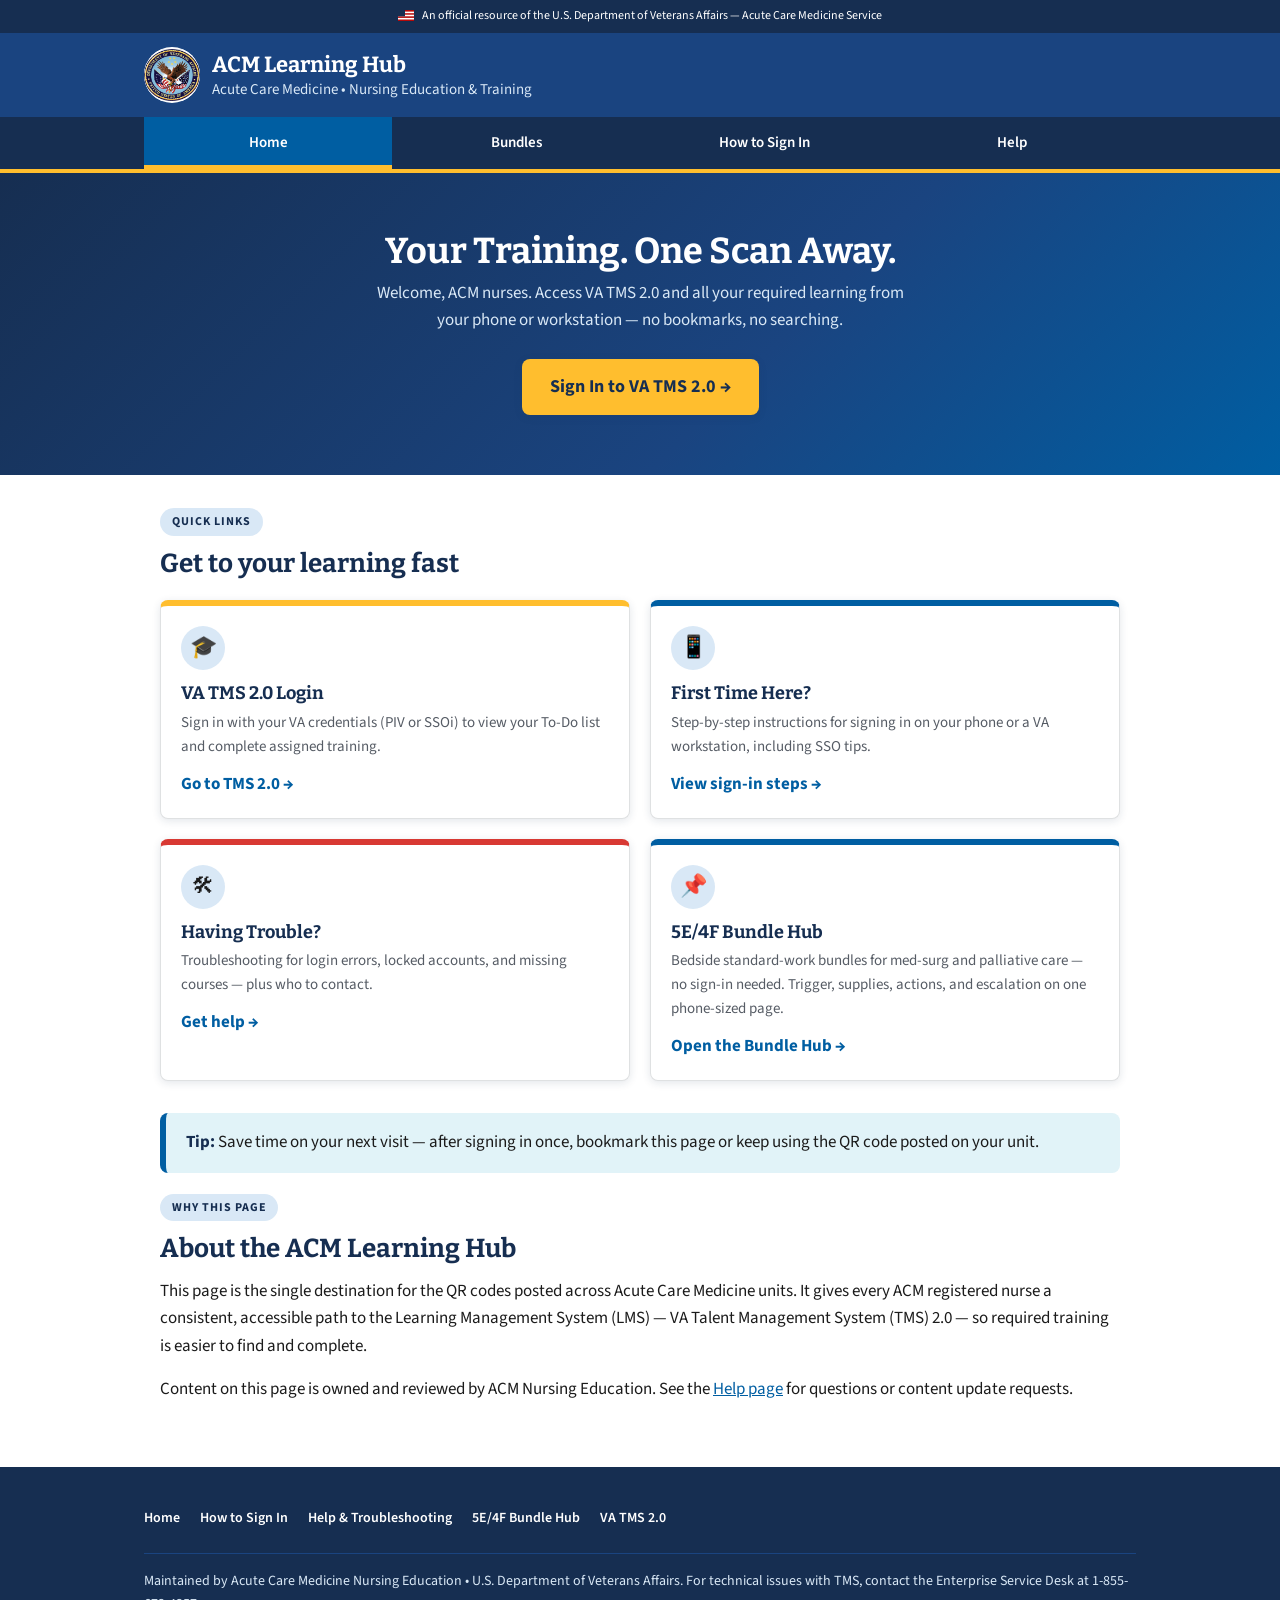
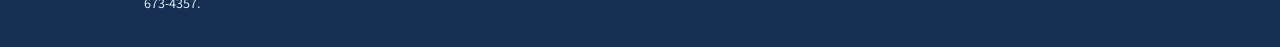
<file: index.html>
<!DOCTYPE html>
<html lang="en">
<head>
  <meta charset="UTF-8">
  <meta name="viewport" content="width=device-width, initial-scale=1">
  <meta name="description" content="Acute Care Medicine Learning Hub — one-stop access to VA TMS 2.0 training and LMS resources for ACM registered nurses.">
  <title>ACM Learning Hub | VA TMS 2.0 Access</title>
  <link rel="preconnect" href="https://fonts.googleapis.com">
  <link rel="preconnect" href="https://fonts.gstatic.com" crossorigin>
  <link href="https://fonts.googleapis.com/css2?family=Bitter:wght@400;700&family=Source+Sans+3:wght@400;600;700&display=swap" rel="stylesheet">
  <link rel="stylesheet" href="styles.css">
</head>
<body>
  <a class="skip-link" href="#main-content">Skip to main content</a>

  <div class="gov-banner">
    <span class="flag" aria-hidden="true">
      <svg width="16" height="11" viewBox="0 0 16 11" role="img" aria-hidden="true"><rect width="16" height="11" fill="#b50909"/><rect y="1.6" width="16" height="1.6" fill="#fff"/><rect y="4.7" width="16" height="1.6" fill="#fff"/><rect y="7.9" width="16" height="1.6" fill="#fff"/><rect width="7" height="6.3" fill="#162e51"/></svg>
    </span>
    An official resource of the U.S. Department of Veterans Affairs — Acute Care Medicine Service
  </div>

  <header class="site-header">
    <div class="header-inner">
      <img class="va-logo" src="assets/img/va-seal.png" alt="Seal of the U.S. Department of Veterans Affairs" width="56" height="56">
      <p class="site-title">
        ACM Learning Hub
        <span class="subtitle">Acute Care Medicine &bull; Nursing Education &amp; Training</span>
      </p>
    </div>
  </header>

  <nav class="site-nav" aria-label="Main navigation">
    <ul>
      <li><a href="index.html" aria-current="page">Home</a></li>
      <li><a href="bundles/index.html">Bundles</a></li>
      <li><a href="how-to.html">How to Sign In</a></li>
      <li><a href="help.html">Help</a></li>
    </ul>
  </nav>

  <section class="hero">
    <h1>Your Training. One Scan Away.</h1>
    <p>Welcome, ACM nurses. Access VA TMS 2.0 and all your required learning from your phone or workstation — no bookmarks, no searching.</p>
    <a class="btn btn-primary" href="https://www.tms.va.gov/SecureAuth35/" rel="noopener">Sign In to VA TMS 2.0 &rarr;</a>
  </section>

  <main id="main-content">
    <span class="section-label">Quick Links</span>
    <h2>Get to your learning fast</h2>

    <div class="card-grid">
      <a class="card accent-gold" href="https://www.tms.va.gov/SecureAuth35/" rel="noopener">
        <span class="icon" aria-hidden="true">&#127891;</span>
        <h3>VA TMS 2.0 Login</h3>
        <p>Sign in with your VA credentials (PIV or SSOi) to view your To-Do list and complete assigned training.</p>
        <span class="cta">Go to TMS 2.0 &rarr;</span>
      </a>

      <a class="card" href="how-to.html">
        <span class="icon" aria-hidden="true">&#128241;</span>
        <h3>First Time Here?</h3>
        <p>Step-by-step instructions for signing in on your phone or a VA workstation, including SSO tips.</p>
        <span class="cta">View sign-in steps &rarr;</span>
      </a>

      <a class="card accent-red" href="help.html">
        <span class="icon" aria-hidden="true">&#128736;</span>
        <h3>Having Trouble?</h3>
        <p>Troubleshooting for login errors, locked accounts, and missing courses — plus who to contact.</p>
        <span class="cta">Get help &rarr;</span>
      </a>

      <a class="card" href="bundles/index.html">
        <span class="icon" aria-hidden="true">&#128204;</span>
        <h3>5E/4F Bundle Hub</h3>
        <p>Bedside standard-work bundles for med-surg and palliative care — no sign-in needed. Trigger, supplies, actions, and escalation on one phone-sized page.</p>
        <span class="cta">Open the Bundle Hub &rarr;</span>
      </a>
    </div>

    <div class="alert alert-info">
      <strong>Tip:</strong> Save time on your next visit — after signing in once, bookmark this page or keep using the QR code posted on your unit.
    </div>

    <span class="section-label">Why This Page</span>
    <h2>About the ACM Learning Hub</h2>
    <p>This page is the single destination for the QR codes posted across Acute Care Medicine units. It gives every ACM registered nurse a consistent, accessible path to the Learning Management System (LMS) — VA Talent Management System (TMS) 2.0 — so required training is easier to find and complete.</p>
    <p>Content on this page is owned and reviewed by ACM Nursing Education. See the <a href="help.html#contact">Help page</a> for questions or content update requests.</p>
  </main>

  <footer class="site-footer">
    <div class="footer-inner">
      <ul class="footer-nav">
        <li><a href="index.html">Home</a></li>
        <li><a href="how-to.html">How to Sign In</a></li>
        <li><a href="help.html">Help &amp; Troubleshooting</a></li>
        <li><a href="bundles/index.html">5E/4F Bundle Hub</a></li>
        <li><a href="https://www.tms.va.gov/SecureAuth35/" rel="noopener">VA TMS 2.0</a></li>
      </ul>
      <p class="fine-print">Maintained by Acute Care Medicine Nursing Education &bull; U.S. Department of Veterans Affairs. For technical issues with TMS, contact the Enterprise Service Desk at 1-855-673-4357.</p>
    </div>
  </footer>
</body>
</html>
</file>
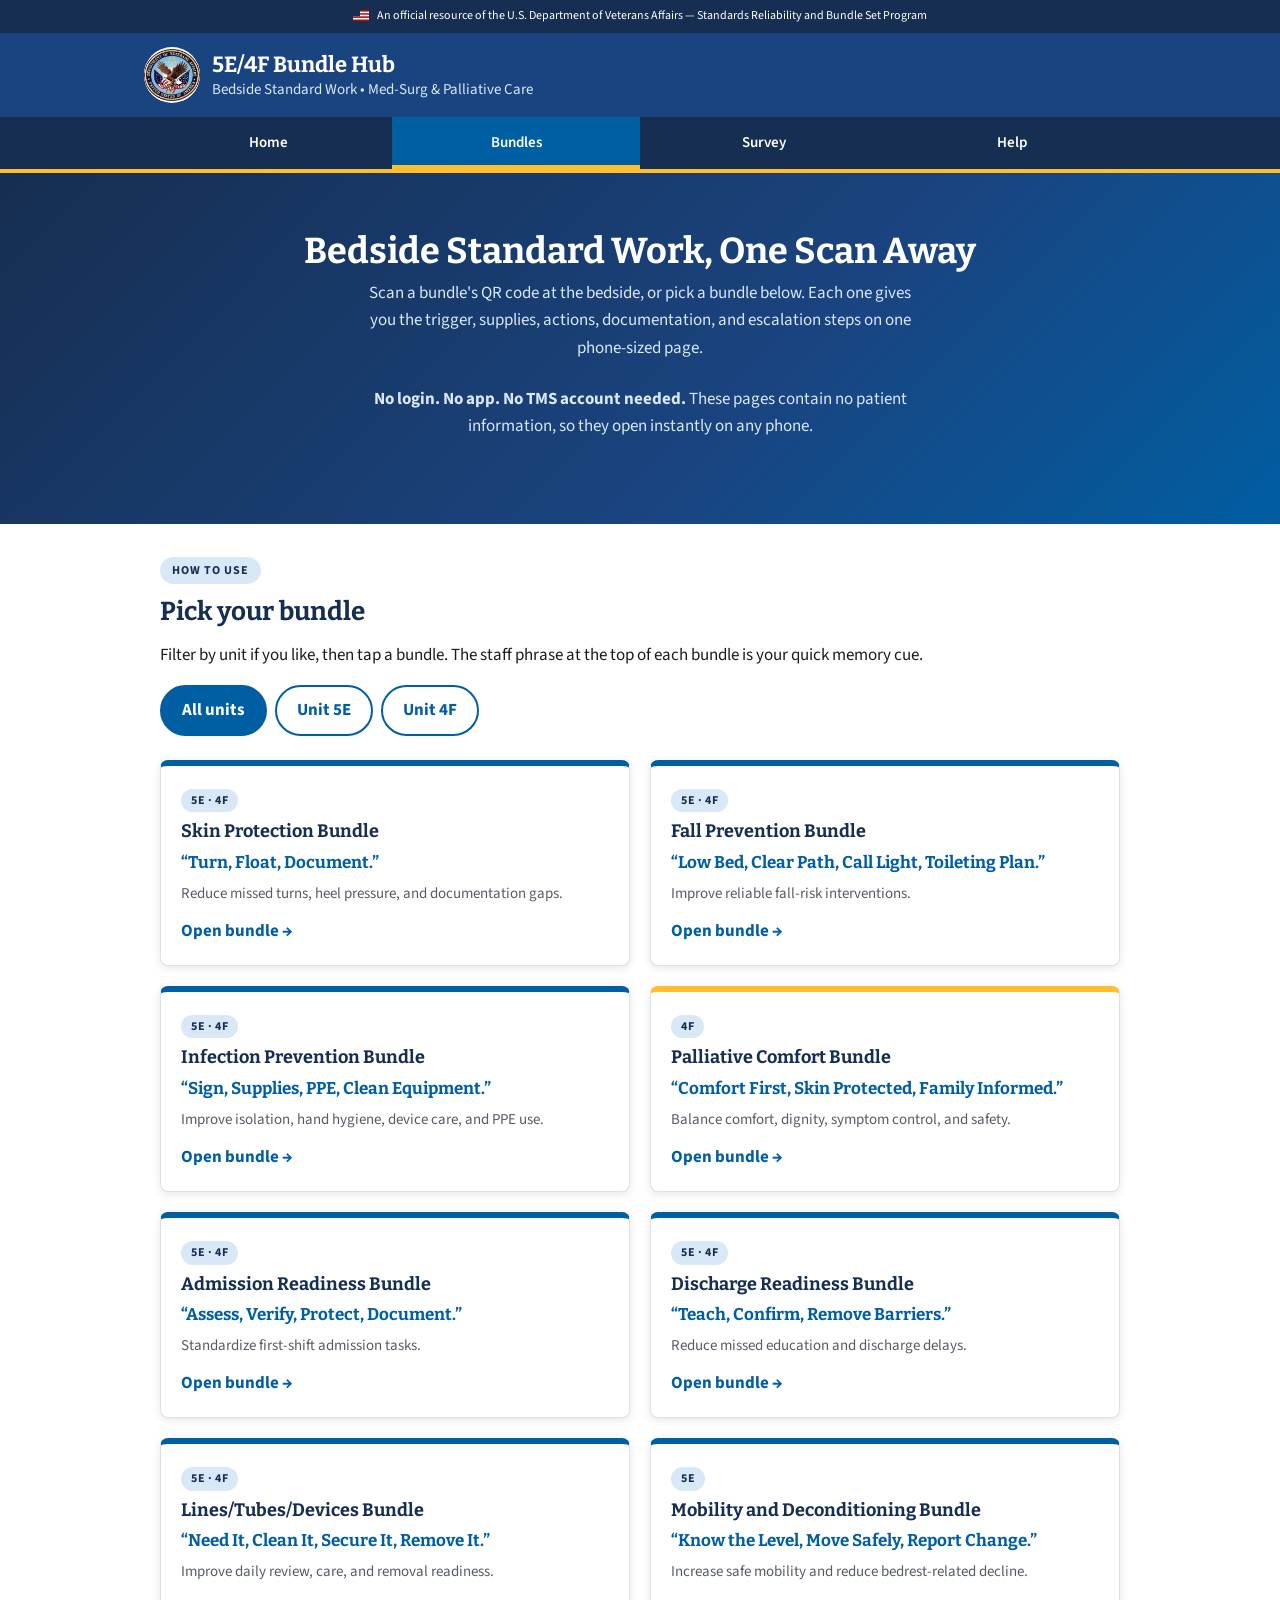
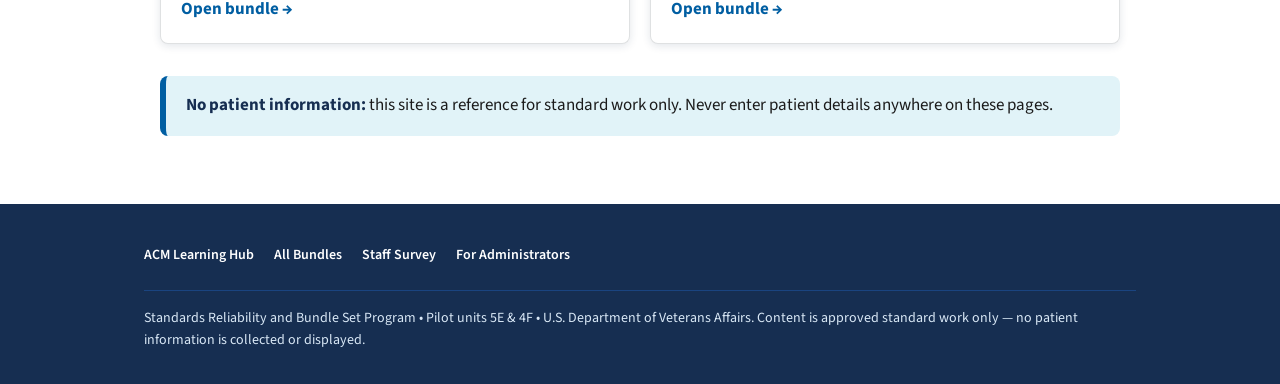
<file: bundles/index.html>
<!DOCTYPE html>
<html lang="en">
<head>
  <meta charset="UTF-8">
  <meta name="viewport" content="width=device-width, initial-scale=1">
  <meta name="description" content="5E/4F Bundle Hub — bedside standard-work bundles for med-surg and palliative care nursing staff.">
  <title>5E/4F Bundle Hub | Bedside Standard Work</title>
  <link rel="preconnect" href="https://fonts.googleapis.com">
  <link rel="preconnect" href="https://fonts.gstatic.com" crossorigin>
  <link href="https://fonts.googleapis.com/css2?family=Bitter:wght@400;700&family=Source+Sans+3:wght@400;600;700&display=swap" rel="stylesheet">
  <link rel="stylesheet" href="../styles.css">
</head>
<body data-page="landing">
  <a class="skip-link" href="#main-content">Skip to main content</a>

  <div class="gov-banner">
    <span class="flag" aria-hidden="true">
      <svg width="16" height="11" viewBox="0 0 16 11" aria-hidden="true"><rect width="16" height="11" fill="#b50909"/><rect y="1.6" width="16" height="1.6" fill="#fff"/><rect y="4.7" width="16" height="1.6" fill="#fff"/><rect y="7.9" width="16" height="1.6" fill="#fff"/><rect width="7" height="6.3" fill="#162e51"/></svg>
    </span>
    An official resource of the U.S. Department of Veterans Affairs — Standards Reliability and Bundle Set Program
  </div>

  <header class="site-header">
    <div class="header-inner">
      <img class="va-logo" src="../assets/img/va-seal.png" alt="Seal of the U.S. Department of Veterans Affairs" width="56" height="56">
      <p class="site-title">
        5E/4F Bundle Hub
        <span class="subtitle">Bedside Standard Work &bull; Med-Surg &amp; Palliative Care</span>
      </p>
    </div>
  </header>

  <nav class="site-nav" aria-label="Main navigation">
    <ul>
      <li><a href="../index.html">Home</a></li>
      <li><a href="index.html" aria-current="page">Bundles</a></li>
      <li><a href="survey.html">Survey</a></li>
      <li><a href="../help.html">Help</a></li>
    </ul>
  </nav>

  <section class="hero">
    <h1>Bedside Standard Work, One Scan Away</h1>
    <p>Scan a bundle's QR code at the bedside, or pick a bundle below. Each one gives you the trigger, supplies, actions, documentation, and escalation steps on one phone-sized page.</p>
    <p><strong>No login. No app. No TMS account needed.</strong> These pages contain no patient information, so they open instantly on any phone.</p>
  </section>

  <main id="main-content">
    <span class="section-label">How to use</span>
    <h2>Pick your bundle</h2>
    <p>Filter by unit if you like, then tap a bundle. The staff phrase at the top of each bundle is your quick memory cue.</p>

    <div id="filter-bar" class="filter-bar" role="group" aria-label="Filter bundles by unit"></div>

    <div id="bundle-grid" class="card-grid" aria-live="polite"></div>

    <div id="load-error" class="alert alert-warning" hidden>
      <strong>Could not load bundles.</strong> Check your connection and refresh. If this keeps happening, tell your unit champion.
    </div>

    <div class="alert alert-info">
      <strong>No patient information:</strong> this site is a reference for standard work only. Never enter patient details anywhere on these pages.
    </div>
  </main>

  <footer class="site-footer">
    <div class="footer-inner">
      <ul class="footer-nav">
        <li><a href="../index.html">ACM Learning Hub</a></li>
        <li><a href="index.html">All Bundles</a></li>
        <li><a href="survey.html">Staff Survey</a></li>
        <li><a href="admin.html">For Administrators</a></li>
      </ul>
      <p class="fine-print">Standards Reliability and Bundle Set Program &bull; Pilot units 5E &amp; 4F &bull; U.S. Department of Veterans Affairs. Content is approved standard work only — no patient information is collected or displayed.</p>
    </div>
  </footer>

  <script src="../bundles.js"></script>
  <script src="../assets/app.js"></script>
</body>
</html>
</file>
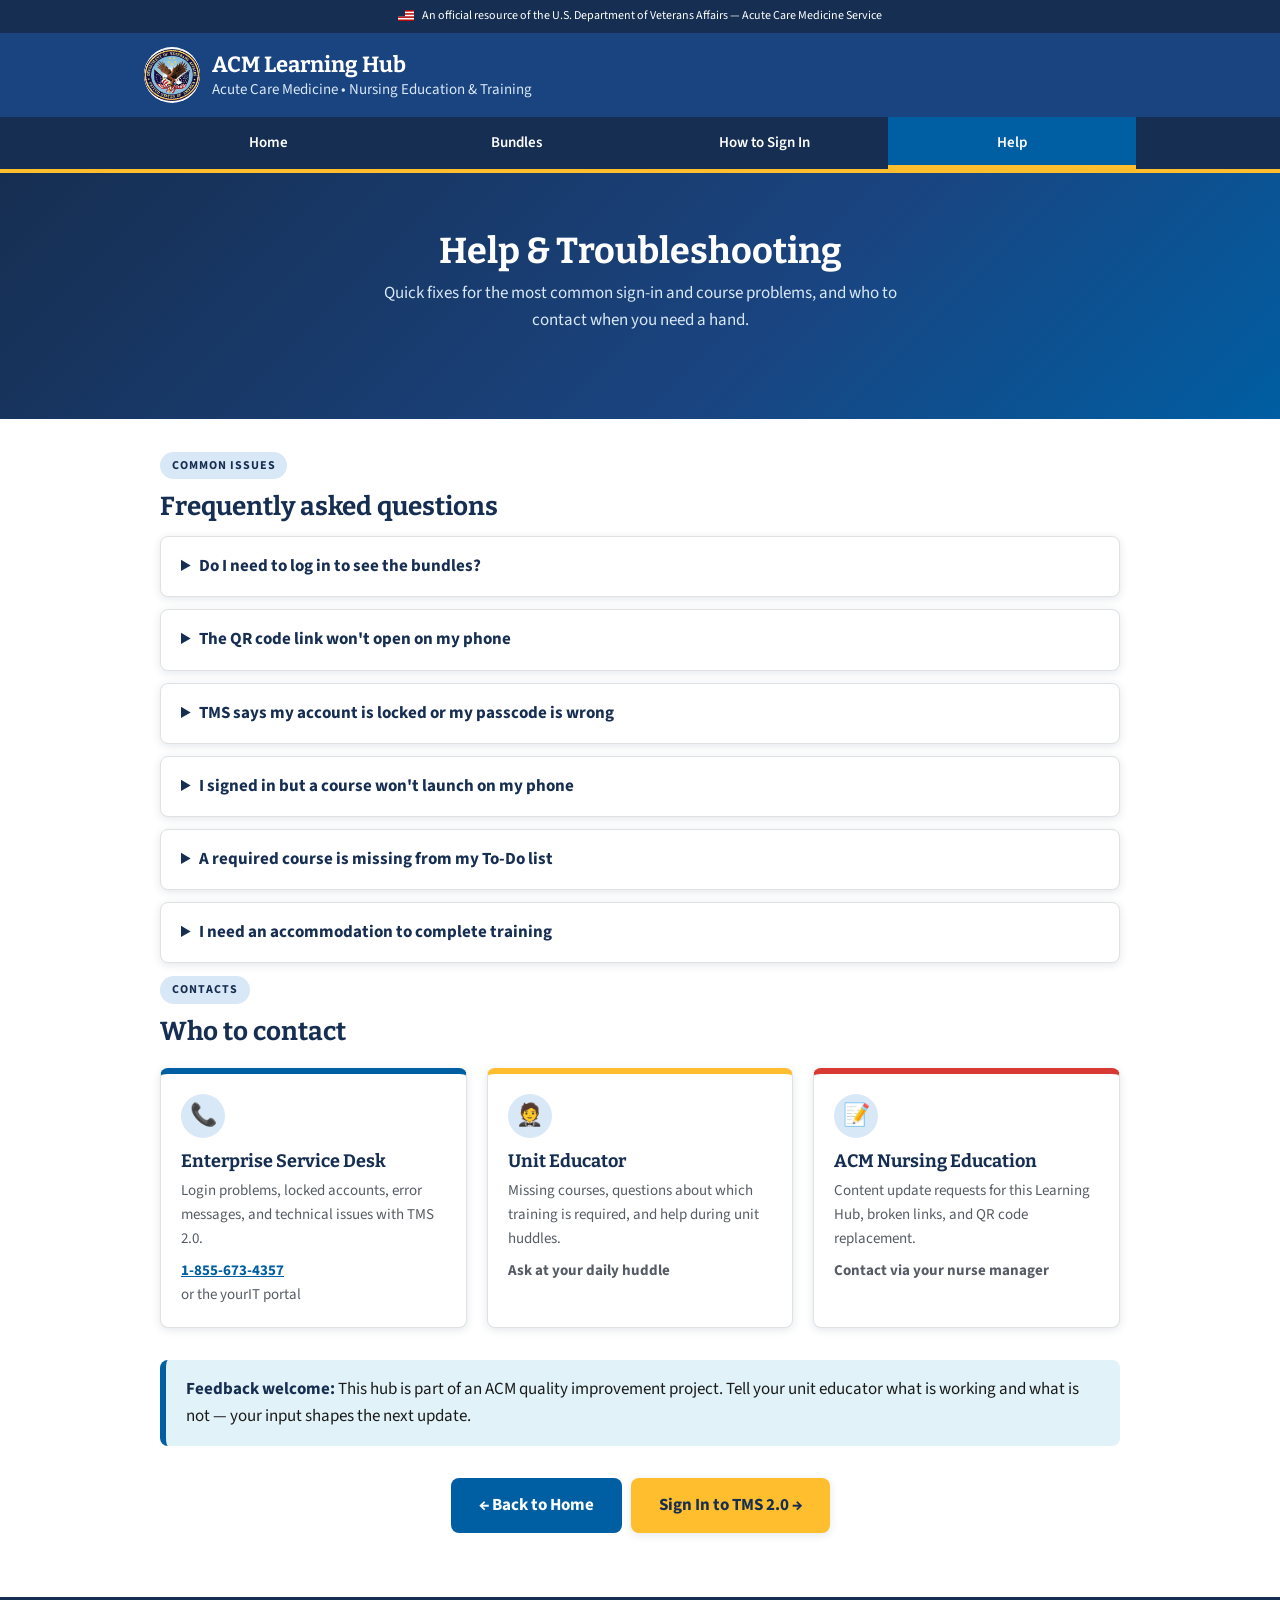
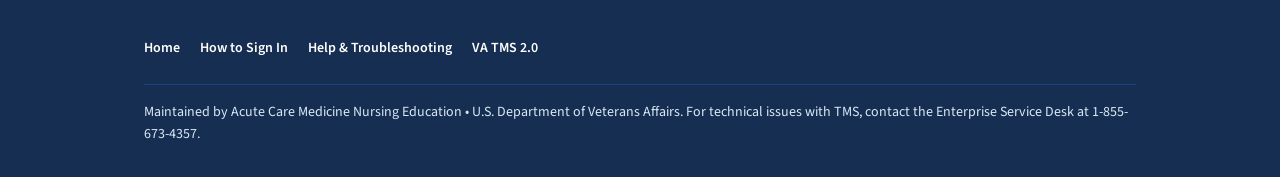
<file: help.html>
<!DOCTYPE html>
<html lang="en">
<head>
  <meta charset="UTF-8">
  <meta name="viewport" content="width=device-width, initial-scale=1">
  <meta name="description" content="Troubleshooting and support contacts for ACM nurses accessing VA TMS 2.0 through the Learning Hub.">
  <title>Help &amp; Troubleshooting | ACM Learning Hub</title>
  <link rel="preconnect" href="https://fonts.googleapis.com">
  <link rel="preconnect" href="https://fonts.gstatic.com" crossorigin>
  <link href="https://fonts.googleapis.com/css2?family=Bitter:wght@400;700&family=Source+Sans+3:wght@400;600;700&display=swap" rel="stylesheet">
  <link rel="stylesheet" href="styles.css">
</head>
<body>
  <a class="skip-link" href="#main-content">Skip to main content</a>

  <div class="gov-banner">
    <span class="flag" aria-hidden="true">
      <svg width="16" height="11" viewBox="0 0 16 11" role="img" aria-hidden="true"><rect width="16" height="11" fill="#b50909"/><rect y="1.6" width="16" height="1.6" fill="#fff"/><rect y="4.7" width="16" height="1.6" fill="#fff"/><rect y="7.9" width="16" height="1.6" fill="#fff"/><rect width="7" height="6.3" fill="#162e51"/></svg>
    </span>
    An official resource of the U.S. Department of Veterans Affairs — Acute Care Medicine Service
  </div>

  <header class="site-header">
    <div class="header-inner">
      <img class="va-logo" src="assets/img/va-seal.png" alt="Seal of the U.S. Department of Veterans Affairs" width="56" height="56">
      <p class="site-title">
        ACM Learning Hub
        <span class="subtitle">Acute Care Medicine &bull; Nursing Education &amp; Training</span>
      </p>
    </div>
  </header>

  <nav class="site-nav" aria-label="Main navigation">
    <ul>
      <li><a href="index.html">Home</a></li>
      <li><a href="bundles/index.html">Bundles</a></li>
      <li><a href="how-to.html">How to Sign In</a></li>
      <li><a href="help.html" aria-current="page">Help</a></li>
    </ul>
  </nav>

  <section class="hero">
    <h1>Help &amp; Troubleshooting</h1>
    <p>Quick fixes for the most common sign-in and course problems, and who to contact when you need a hand.</p>
  </section>

  <main id="main-content">
    <span class="section-label">Common Issues</span>
    <h2>Frequently asked questions</h2>

    <details>
      <summary>Do I need to log in to see the bundles?</summary>
      <div class="answer">
        <p>No. The <a href="bundles/index.html">5E/4F Bundle Hub</a> requires no login, no TMS account, and no app — bundle pages contain approved standard work only, with no patient information. You only sign in to TMS when completing assigned training.</p>
      </div>
    </details>

    <details>
      <summary>The QR code link won't open on my phone</summary>
      <div class="answer">
        <p>Make sure you are using your phone's built-in camera app (not a third-party scanner) and that you tap the notification banner that appears after scanning. If nothing appears, clean the camera lens, add more light, and hold the phone 6&ndash;12 inches from the code.</p>
      </div>
    </details>

    <details>
      <summary>TMS says my account is locked or my passcode is wrong</summary>
      <div class="answer">
        <p>Use the "Forgot Username" or "Forgot Passcode" links on the TMS sign-in page first. If you remain locked out, contact the Enterprise Service Desk (ESD) at <a href="tel:18556734357">1-855-673-4357</a> or submit a ticket through the yourIT portal on a VA workstation.</p>
      </div>
    </details>

    <details>
      <summary>I signed in but a course won't launch on my phone</summary>
      <div class="answer">
        <p>Some course content requires the VA network or a desktop browser. Try the course from a VA workstation. If it still fails, note the course title and error message, then contact the ESD.</p>
      </div>
    </details>

    <details>
      <summary>A required course is missing from my To-Do list</summary>
      <div class="answer">
        <p>Assignments are managed by your service's TMS administrator. Tell your unit educator or nurse manager which course is missing; they will route the request to the TMS domain manager.</p>
      </div>
    </details>

    <details>
      <summary>I need an accommodation to complete training</summary>
      <div class="answer">
        <p>TMS content is required to meet Section 508 accessibility standards. If you encounter content you cannot access with your assistive technology, notify your unit educator and the ESD so an accessible version or alternative can be provided.</p>
      </div>
    </details>

    <span class="section-label" id="contact">Contacts</span>
    <h2>Who to contact</h2>

    <div class="card-grid three">
      <div class="card">
        <span class="icon" aria-hidden="true">&#128222;</span>
        <h3>Enterprise Service Desk</h3>
        <p>Login problems, locked accounts, error messages, and technical issues with TMS 2.0.</p>
        <p style="margin-top:0.5rem;"><strong><a href="tel:18556734357">1-855-673-4357</a></strong><br>or the yourIT portal</p>
      </div>

      <div class="card accent-gold">
        <span class="icon" aria-hidden="true">&#129333;</span>
        <h3>Unit Educator</h3>
        <p>Missing courses, questions about which training is required, and help during unit huddles.</p>
        <p style="margin-top:0.5rem;"><strong>Ask at your daily huddle</strong></p>
      </div>

      <div class="card accent-red">
        <span class="icon" aria-hidden="true">&#128221;</span>
        <h3>ACM Nursing Education</h3>
        <p>Content update requests for this Learning Hub, broken links, and QR code replacement.</p>
        <p style="margin-top:0.5rem;"><strong>Contact via your nurse manager</strong></p>
      </div>
    </div>

    <div class="alert alert-info">
      <strong>Feedback welcome:</strong> This hub is part of an ACM quality improvement project. Tell your unit educator what is working and what is not — your input shapes the next update.
    </div>

    <p style="text-align:center; margin-top:2rem;">
      <a class="btn btn-secondary" href="index.html">&larr; Back to Home</a>
      &nbsp;
      <a class="btn btn-primary" href="https://www.tms.va.gov/SecureAuth35/" rel="noopener">Sign In to TMS 2.0 &rarr;</a>
    </p>
  </main>

  <footer class="site-footer">
    <div class="footer-inner">
      <ul class="footer-nav">
        <li><a href="index.html">Home</a></li>
        <li><a href="how-to.html">How to Sign In</a></li>
        <li><a href="help.html">Help &amp; Troubleshooting</a></li>
        <li><a href="https://www.tms.va.gov/SecureAuth35/" rel="noopener">VA TMS 2.0</a></li>
      </ul>
      <p class="fine-print">Maintained by Acute Care Medicine Nursing Education &bull; U.S. Department of Veterans Affairs. For technical issues with TMS, contact the Enterprise Service Desk at 1-855-673-4357.</p>
    </div>
  </footer>
</body>
</html>
</file>
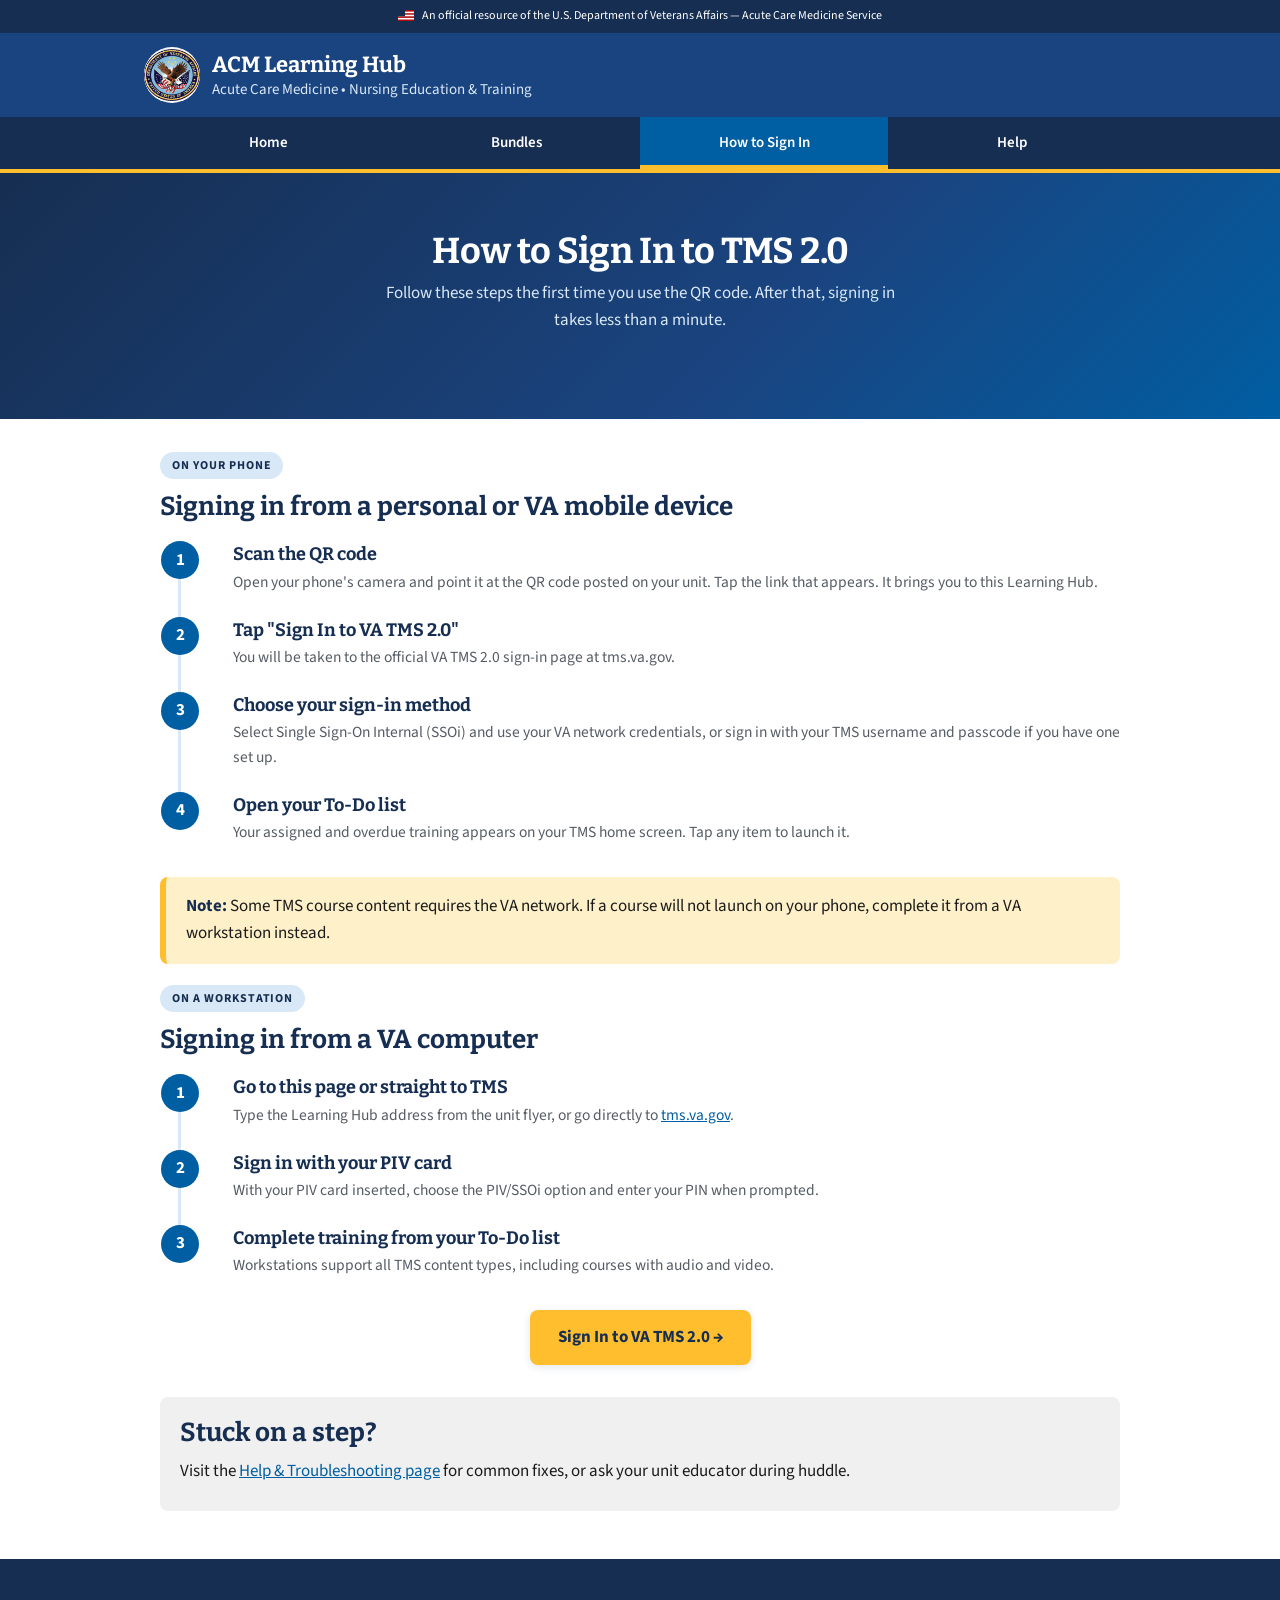
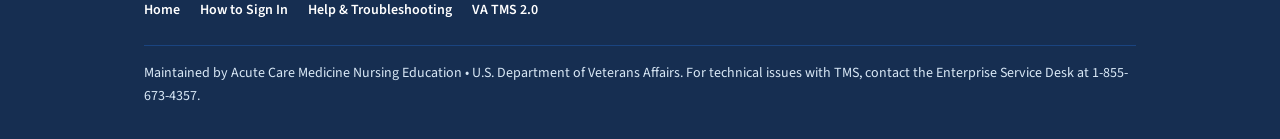
<file: how-to.html>
<!DOCTYPE html>
<html lang="en">
<head>
  <meta charset="UTF-8">
  <meta name="viewport" content="width=device-width, initial-scale=1">
  <meta name="description" content="Step-by-step instructions for ACM nurses to sign in to VA TMS 2.0 from a phone or VA workstation.">
  <title>How to Sign In | ACM Learning Hub</title>
  <link rel="preconnect" href="https://fonts.googleapis.com">
  <link rel="preconnect" href="https://fonts.gstatic.com" crossorigin>
  <link href="https://fonts.googleapis.com/css2?family=Bitter:wght@400;700&family=Source+Sans+3:wght@400;600;700&display=swap" rel="stylesheet">
  <link rel="stylesheet" href="styles.css">
</head>
<body>
  <a class="skip-link" href="#main-content">Skip to main content</a>

  <div class="gov-banner">
    <span class="flag" aria-hidden="true">
      <svg width="16" height="11" viewBox="0 0 16 11" role="img" aria-hidden="true"><rect width="16" height="11" fill="#b50909"/><rect y="1.6" width="16" height="1.6" fill="#fff"/><rect y="4.7" width="16" height="1.6" fill="#fff"/><rect y="7.9" width="16" height="1.6" fill="#fff"/><rect width="7" height="6.3" fill="#162e51"/></svg>
    </span>
    An official resource of the U.S. Department of Veterans Affairs — Acute Care Medicine Service
  </div>

  <header class="site-header">
    <div class="header-inner">
      <img class="va-logo" src="assets/img/va-seal.png" alt="Seal of the U.S. Department of Veterans Affairs" width="56" height="56">
      <p class="site-title">
        ACM Learning Hub
        <span class="subtitle">Acute Care Medicine &bull; Nursing Education &amp; Training</span>
      </p>
    </div>
  </header>

  <nav class="site-nav" aria-label="Main navigation">
    <ul>
      <li><a href="index.html">Home</a></li>
      <li><a href="bundles/index.html">Bundles</a></li>
      <li><a href="how-to.html" aria-current="page">How to Sign In</a></li>
      <li><a href="help.html">Help</a></li>
    </ul>
  </nav>

  <section class="hero">
    <h1>How to Sign In to TMS 2.0</h1>
    <p>Follow these steps the first time you use the QR code. After that, signing in takes less than a minute.</p>
  </section>

  <main id="main-content">
    <span class="section-label">On Your Phone</span>
    <h2>Signing in from a personal or VA mobile device</h2>

    <ol class="steps">
      <li>
        <h3>Scan the QR code</h3>
        <p>Open your phone's camera and point it at the QR code posted on your unit. Tap the link that appears. It brings you to this Learning Hub.</p>
      </li>
      <li>
        <h3>Tap "Sign In to VA TMS 2.0"</h3>
        <p>You will be taken to the official VA TMS 2.0 sign-in page at tms.va.gov.</p>
      </li>
      <li>
        <h3>Choose your sign-in method</h3>
        <p>Select Single Sign-On Internal (SSOi) and use your VA network credentials, or sign in with your TMS username and passcode if you have one set up.</p>
      </li>
      <li>
        <h3>Open your To-Do list</h3>
        <p>Your assigned and overdue training appears on your TMS home screen. Tap any item to launch it.</p>
      </li>
    </ol>

    <div class="alert alert-warning">
      <strong>Note:</strong> Some TMS course content requires the VA network. If a course will not launch on your phone, complete it from a VA workstation instead.
    </div>

    <span class="section-label">On a Workstation</span>
    <h2>Signing in from a VA computer</h2>

    <ol class="steps">
      <li>
        <h3>Go to this page or straight to TMS</h3>
        <p>Type the Learning Hub address from the unit flyer, or go directly to <a href="https://www.tms.va.gov/SecureAuth35/" rel="noopener">tms.va.gov</a>.</p>
      </li>
      <li>
        <h3>Sign in with your PIV card</h3>
        <p>With your PIV card inserted, choose the PIV/SSOi option and enter your PIN when prompted.</p>
      </li>
      <li>
        <h3>Complete training from your To-Do list</h3>
        <p>Workstations support all TMS content types, including courses with audio and video.</p>
      </li>
    </ol>

    <p style="text-align:center; margin-top: 2rem;">
      <a class="btn btn-primary" href="https://www.tms.va.gov/SecureAuth35/" rel="noopener">Sign In to VA TMS 2.0 &rarr;</a>
    </p>

    <div class="contact-strip">
      <h2>Stuck on a step?</h2>
      <p>Visit the <a href="help.html">Help &amp; Troubleshooting page</a> for common fixes, or ask your unit educator during huddle.</p>
    </div>
  </main>

  <footer class="site-footer">
    <div class="footer-inner">
      <ul class="footer-nav">
        <li><a href="index.html">Home</a></li>
        <li><a href="how-to.html">How to Sign In</a></li>
        <li><a href="help.html">Help &amp; Troubleshooting</a></li>
        <li><a href="https://www.tms.va.gov/SecureAuth35/" rel="noopener">VA TMS 2.0</a></li>
      </ul>
      <p class="fine-print">Maintained by Acute Care Medicine Nursing Education &bull; U.S. Department of Veterans Affairs. For technical issues with TMS, contact the Enterprise Service Desk at 1-855-673-4357.</p>
    </div>
  </footer>
</body>
</html>
</file>
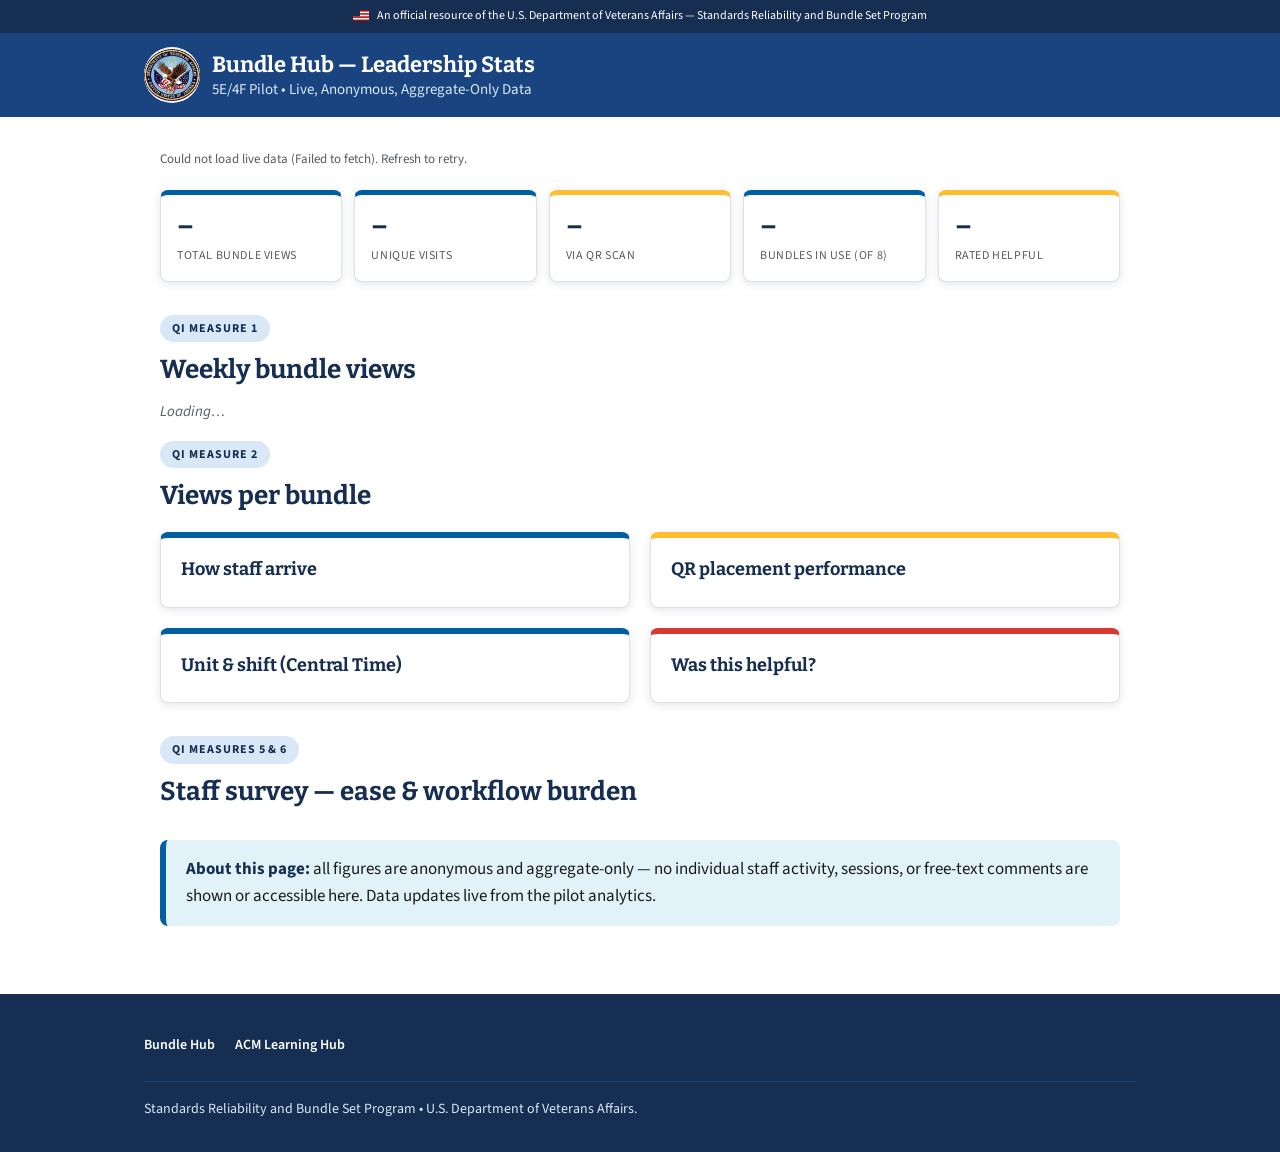
<file: stats.html>
<!DOCTYPE html>
<html lang="en">
<head>
  <meta charset="UTF-8">
  <meta name="viewport" content="width=device-width, initial-scale=1">
  <meta name="robots" content="noindex">
  <meta name="description" content="Leadership dashboard — aggregate usage and feedback for the 5E/4F Bundle Hub pilot.">
  <title>Leadership Stats | 5E/4F Bundle Hub</title>
  <link rel="preconnect" href="https://fonts.googleapis.com">
  <link rel="preconnect" href="https://fonts.gstatic.com" crossorigin>
  <link href="https://fonts.googleapis.com/css2?family=Bitter:wght@400;700&family=Source+Sans+3:wght@400;600;700&display=swap" rel="stylesheet">
  <link rel="stylesheet" href="styles.css">
  <style>
    .kpi-grid{display:grid;grid-template-columns:repeat(auto-fit,minmax(140px,1fr));gap:0.75rem;margin:1.25rem 0 2rem}
    .kpi{background:var(--va-white);border:1px solid var(--va-gray-lighter);border-top:5px solid var(--va-primary);border-radius:var(--radius);box-shadow:var(--shadow);padding:1rem}
    .kpi.gold{border-top-color:var(--va-gold)}
    .kpi .v{font-family:"Bitter",Georgia,serif;font-size:1.75rem;font-weight:700;color:var(--va-primary-darker);line-height:1.1}
    .kpi .l{font-size:0.75rem;color:var(--va-base-dark);text-transform:uppercase;letter-spacing:0.05em;margin-top:0.25rem}
    .barlist{margin:0 0 0.5rem}
    .barrow{margin-bottom:0.625rem}
    .barrow .lbl{display:flex;justify-content:space-between;font-size:0.875rem;margin-bottom:0.2rem}
    .barrow .lbl strong{color:var(--va-primary-darker)}
    .bar{height:14px;border-radius:7px;background:var(--va-gray-lightest);overflow:hidden}
    .bar > span{display:block;height:100%;background:var(--va-primary);border-radius:7px;min-width:2px}
    .bar.gold > span{background:var(--va-gold)}
    .bar.red > span{background:var(--va-secondary-dark)}
    .stat-table{width:100%;border-collapse:collapse;font-size:0.9375rem}
    .stat-table th{text-align:left;font-size:0.75rem;text-transform:uppercase;color:var(--va-base-dark);border-bottom:2px solid var(--va-gray-lighter);padding:0.4rem 0.5rem}
    .stat-table td{padding:0.4rem 0.5rem;border-bottom:1px solid var(--va-gray-lighter)}
    .stat-table td.num{text-align:right;font-variant-numeric:tabular-nums}
    .empty-note{color:var(--va-base-dark);font-style:italic;font-size:0.9375rem}
    #updated{font-size:0.8125rem;color:var(--va-base-dark)}
  </style>
</head>
<body>
  <a class="skip-link" href="#main-content">Skip to main content</a>

  <div class="gov-banner">
    <span class="flag" aria-hidden="true">
      <svg width="16" height="11" viewBox="0 0 16 11" aria-hidden="true"><rect width="16" height="11" fill="#b50909"/><rect y="1.6" width="16" height="1.6" fill="#fff"/><rect y="4.7" width="16" height="1.6" fill="#fff"/><rect y="7.9" width="16" height="1.6" fill="#fff"/><rect width="7" height="6.3" fill="#162e51"/></svg>
    </span>
    An official resource of the U.S. Department of Veterans Affairs — Standards Reliability and Bundle Set Program
  </div>

  <header class="site-header">
    <div class="header-inner">
      <img class="va-logo" src="assets/img/va-seal.png" alt="Seal of the U.S. Department of Veterans Affairs" width="56" height="56">
      <p class="site-title">
        Bundle Hub — Leadership Stats
        <span class="subtitle">5E/4F Pilot &bull; Live, Anonymous, Aggregate-Only Data</span>
      </p>
    </div>
  </header>

  <main id="main-content">
    <p id="updated" role="status">Loading live data&hellip;</p>

    <div class="kpi-grid">
      <div class="kpi"><div class="v" id="k-views">–</div><div class="l">Total bundle views</div></div>
      <div class="kpi"><div class="v" id="k-sessions">–</div><div class="l">Unique visits</div></div>
      <div class="kpi gold"><div class="v" id="k-qr">–</div><div class="l">Via QR scan</div></div>
      <div class="kpi"><div class="v" id="k-reach">–</div><div class="l">Bundles in use (of 8)</div></div>
      <div class="kpi gold"><div class="v" id="k-helpful">–</div><div class="l">Rated helpful</div></div>
    </div>

    <span class="section-label">QI Measure 1</span>
    <h2>Weekly bundle views</h2>
    <div class="barlist" id="w-weekly"><p class="empty-note">Loading&hellip;</p></div>

    <span class="section-label">QI Measure 2</span>
    <h2>Views per bundle</h2>
    <div class="barlist" id="w-bundle"></div>

    <div class="card-grid">
      <div class="card">
        <h3>How staff arrive</h3>
        <div id="w-source"></div>
      </div>
      <div class="card accent-gold">
        <h3>QR placement performance</h3>
        <div id="w-placement"></div>
      </div>
      <div class="card">
        <h3>Unit &amp; shift (Central Time)</h3>
        <div id="w-shift"></div>
      </div>
      <div class="card accent-red">
        <h3>Was this helpful?</h3>
        <div id="w-helpful"></div>
      </div>
    </div>

    <span class="section-label">QI Measures 5 &amp; 6</span>
    <h2>Staff survey — ease &amp; workflow burden</h2>
    <div id="w-survey"></div>

    <div class="alert alert-info" style="margin-top:2rem">
      <strong>About this page:</strong> all figures are anonymous and aggregate-only — no individual staff activity, sessions, or free-text comments are shown or accessible here. Data updates live from the pilot analytics.
    </div>
  </main>

  <footer class="site-footer">
    <div class="footer-inner">
      <ul class="footer-nav">
        <li><a href="bundles/index.html">Bundle Hub</a></li>
        <li><a href="index.html">ACM Learning Hub</a></li>
      </ul>
      <p class="fine-print">Standards Reliability and Bundle Set Program &bull; U.S. Department of Veterans Affairs.</p>
    </div>
  </footer>

  <script src="assets/stats.js"></script>
</body>
</html>
</file>
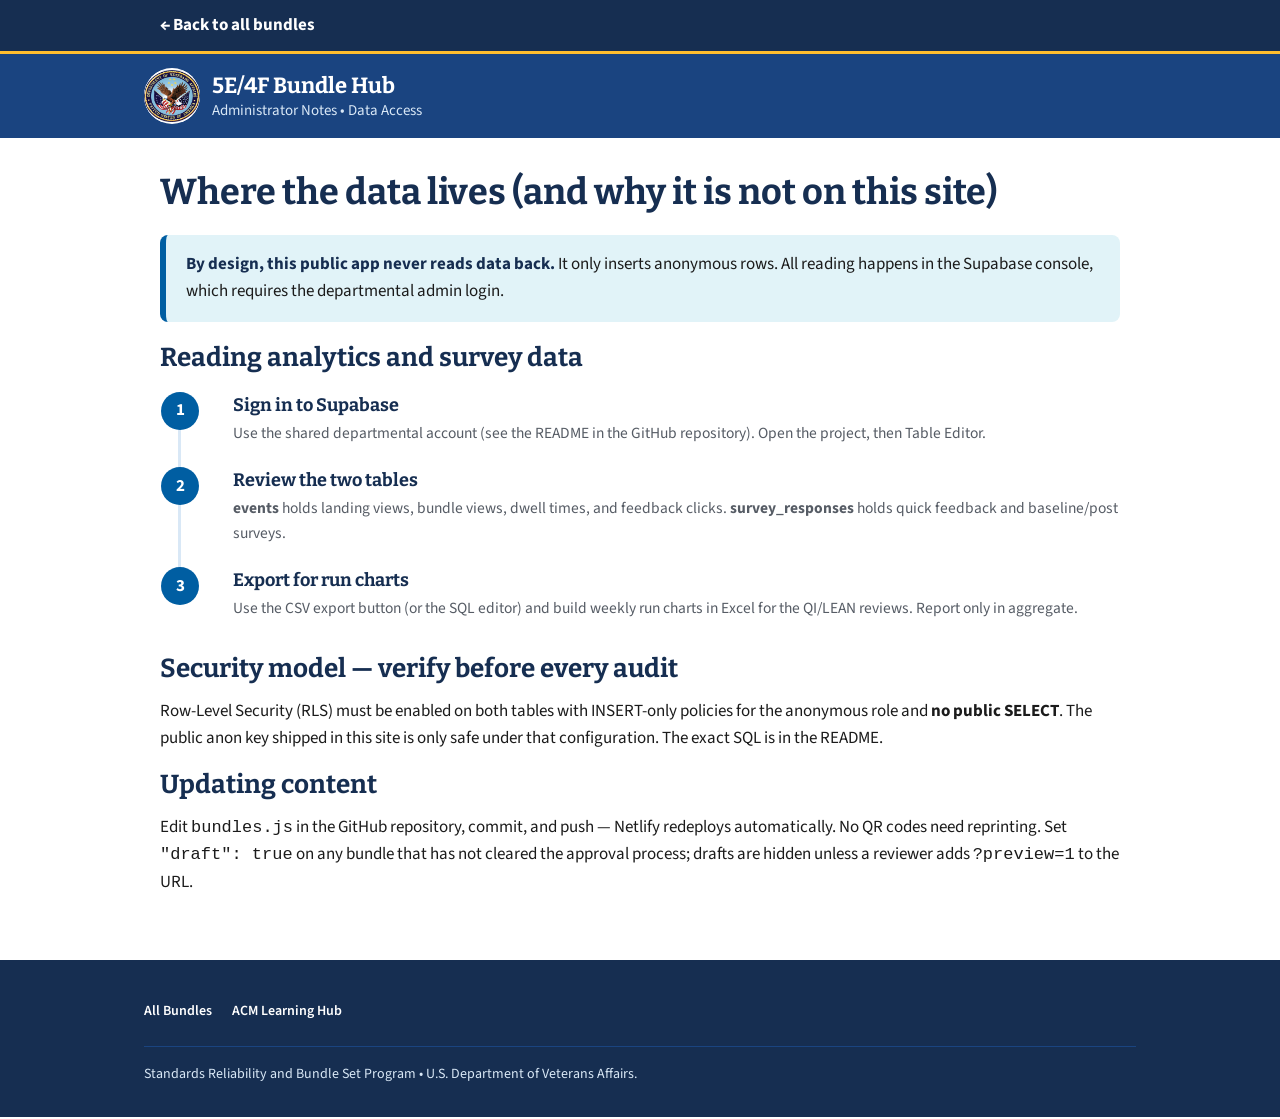
<file: bundles/admin.html>
<!DOCTYPE html>
<html lang="en">
<head>
  <meta charset="UTF-8">
  <meta name="viewport" content="width=device-width, initial-scale=1">
  <meta name="robots" content="noindex">
  <meta name="description" content="Administrator instructions for reading Bundle Hub analytics and survey data.">
  <title>For Administrators | 5E/4F Bundle Hub</title>
  <link rel="preconnect" href="https://fonts.googleapis.com">
  <link rel="preconnect" href="https://fonts.gstatic.com" crossorigin>
  <link href="https://fonts.googleapis.com/css2?family=Bitter:wght@400;700&family=Source+Sans+3:wght@400;600;700&display=swap" rel="stylesheet">
  <link rel="stylesheet" href="../styles.css">
</head>
<body>
  <a class="skip-link" href="#main-content">Skip to main content</a>

  <div class="sticky-back">
    <a href="index.html">&larr; Back to all bundles</a>
  </div>

  <header class="site-header">
    <div class="header-inner">
      <img class="va-logo" src="../assets/img/va-seal.png" alt="Seal of the U.S. Department of Veterans Affairs" width="56" height="56">
      <p class="site-title">
        5E/4F Bundle Hub
        <span class="subtitle">Administrator Notes &bull; Data Access</span>
      </p>
    </div>
  </header>

  <main id="main-content">
    <h1>Where the data lives (and why it is not on this site)</h1>

    <div class="alert alert-info">
      <strong>By design, this public app never reads data back.</strong> It only inserts anonymous rows. All reading happens in the Supabase console, which requires the departmental admin login.
    </div>

    <h2>Reading analytics and survey data</h2>
    <ol class="steps">
      <li>
        <h3>Sign in to Supabase</h3>
        <p>Use the shared departmental account (see the README in the GitHub repository). Open the project, then Table Editor.</p>
      </li>
      <li>
        <h3>Review the two tables</h3>
        <p><strong>events</strong> holds landing views, bundle views, dwell times, and feedback clicks. <strong>survey_responses</strong> holds quick feedback and baseline/post surveys.</p>
      </li>
      <li>
        <h3>Export for run charts</h3>
        <p>Use the CSV export button (or the SQL editor) and build weekly run charts in Excel for the QI/LEAN reviews. Report only in aggregate.</p>
      </li>
    </ol>

    <h2>Security model — verify before every audit</h2>
    <p>Row-Level Security (RLS) must be enabled on both tables with INSERT-only policies for the anonymous role and <strong>no public SELECT</strong>. The public anon key shipped in this site is only safe under that configuration. The exact SQL is in the README.</p>

    <h2>Updating content</h2>
    <p>Edit <code>bundles.js</code> in the GitHub repository, commit, and push — Netlify redeploys automatically. No QR codes need reprinting. Set <code>"draft": true</code> on any bundle that has not cleared the approval process; drafts are hidden unless a reviewer adds <code>?preview=1</code> to the URL.</p>
  </main>

  <footer class="site-footer">
    <div class="footer-inner">
      <ul class="footer-nav">
        <li><a href="index.html">All Bundles</a></li>
        <li><a href="../index.html">ACM Learning Hub</a></li>
      </ul>
      <p class="fine-print">Standards Reliability and Bundle Set Program &bull; U.S. Department of Veterans Affairs.</p>
    </div>
  </footer>
</body>
</html>
</file>
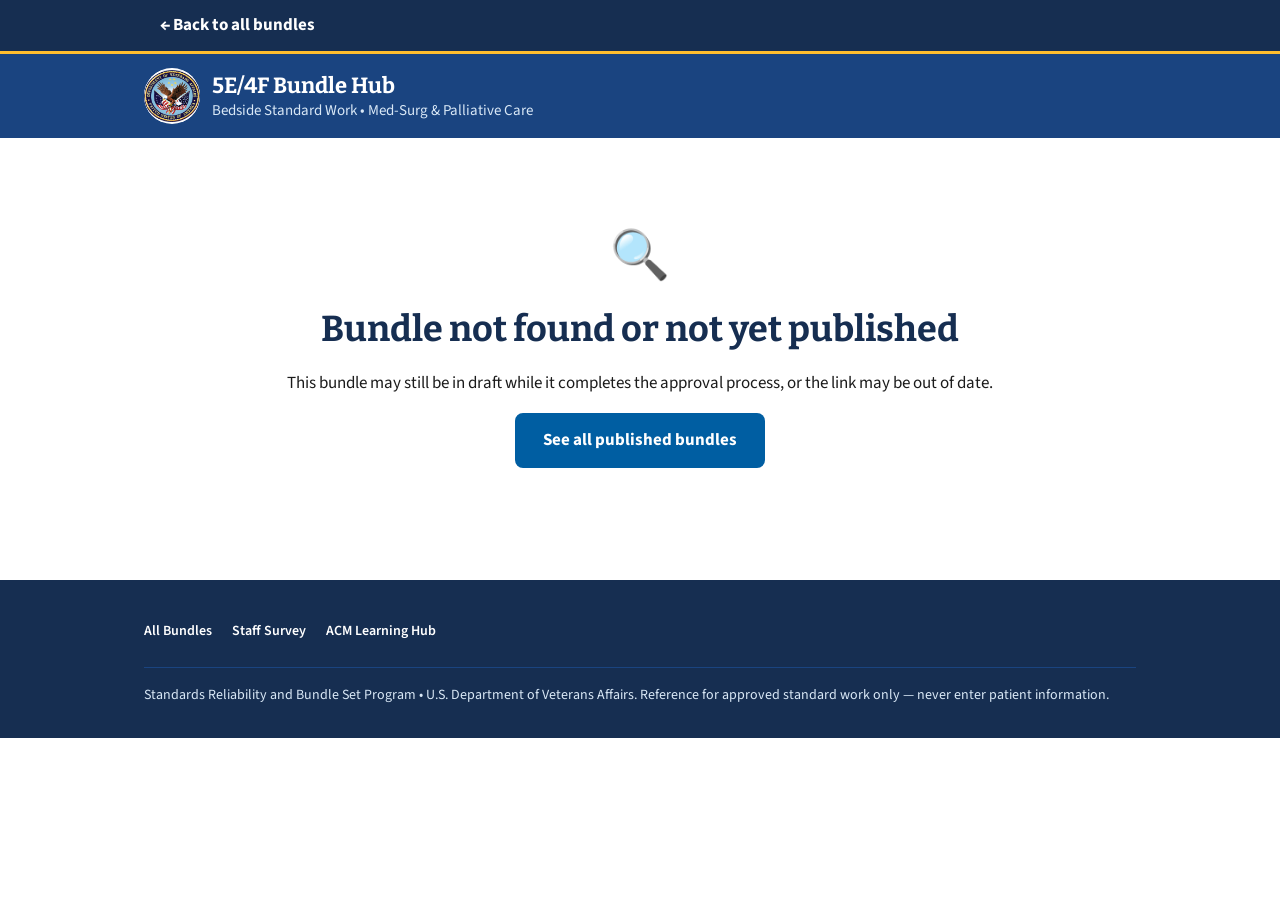
<file: bundles/bundle.html>
<!DOCTYPE html>
<html lang="en">
<head>
  <meta charset="UTF-8">
  <meta name="viewport" content="width=device-width, initial-scale=1">
  <meta name="description" content="Bedside standard-work bundle — trigger, supplies, actions, documentation, escalation, and audit item.">
  <title>Bundle | 5E/4F Bundle Hub</title>
  <link rel="preconnect" href="https://fonts.googleapis.com">
  <link rel="preconnect" href="https://fonts.gstatic.com" crossorigin>
  <link href="https://fonts.googleapis.com/css2?family=Bitter:wght@400;700&family=Source+Sans+3:wght@400;600;700&display=swap" rel="stylesheet">
  <link rel="stylesheet" href="../styles.css">
</head>
<body data-page="bundle">
  <a class="skip-link" href="#main-content">Skip to main content</a>

  <div class="sticky-back">
    <a href="index.html">&larr; Back to all bundles</a>
  </div>

  <header class="site-header">
    <div class="header-inner">
      <img class="va-logo" src="../assets/img/va-seal.png" alt="Seal of the U.S. Department of Veterans Affairs" width="56" height="56">
      <p class="site-title">
        5E/4F Bundle Hub
        <span class="subtitle">Bedside Standard Work &bull; Med-Surg &amp; Palliative Care</span>
      </p>
    </div>
  </header>

  <main id="main-content">
    <div id="bundle-content">
      <h1 id="bundle-title">Loading bundle&hellip;</h1>
      <p id="bundle-units" class="section-label"></p>

      <div class="phrase-banner">
        <p class="phrase-text" id="phrase-text"></p>
        <p class="goal" id="bundle-goal"></p>
      </div>

      <div id="sections"></div>

      <div class="feedback-box">
        <h2>Was this helpful?</h2>
        <div class="fb-buttons">
          <button type="button" id="fb-yes" class="fb-btn" aria-pressed="false">&#128077; Yes, helpful</button>
          <button type="button" id="fb-no" class="fb-btn" aria-pressed="false">&#128078; Not helpful</button>
        </div>
        <label for="fb-comment"><strong>Optional comment</strong></label>
        <textarea id="fb-comment" rows="3" maxlength="500" aria-describedby="fb-note"></textarea>
        <p class="fb-note" id="fb-note">Do <strong>not</strong> enter any patient information — no names, rooms, or record numbers. Feedback is anonymous.</p>
        <p class="error-msg" id="fb-phi-warn" hidden>Your comment looks like it may contain patient information (a room number, record number, or similar). Please remove it before sending.</p>
        <button type="button" id="fb-send" class="btn btn-primary">Send feedback</button>
        <p id="fb-thanks" role="status" hidden></p>
      </div>

      <h2>Other bundles</h2>
      <ul id="related"></ul>
    </div>

    <div id="not-found" class="status-panel" hidden>
      <span class="big-icon" aria-hidden="true">&#128269;</span>
      <h1>Bundle not found or not yet published</h1>
      <p>This bundle may still be in draft while it completes the approval process, or the link may be out of date.</p>
      <p><a class="btn btn-secondary" href="index.html">See all published bundles</a></p>
    </div>
  </main>

  <footer class="site-footer">
    <div class="footer-inner">
      <ul class="footer-nav">
        <li><a href="index.html">All Bundles</a></li>
        <li><a href="survey.html">Staff Survey</a></li>
        <li><a href="../index.html">ACM Learning Hub</a></li>
      </ul>
      <p class="fine-print">Standards Reliability and Bundle Set Program &bull; U.S. Department of Veterans Affairs. Reference for approved standard work only — never enter patient information.</p>
    </div>
  </footer>

  <script src="../bundles.js"></script>
  <script src="../assets/app.js"></script>
</body>
</html>
</file>
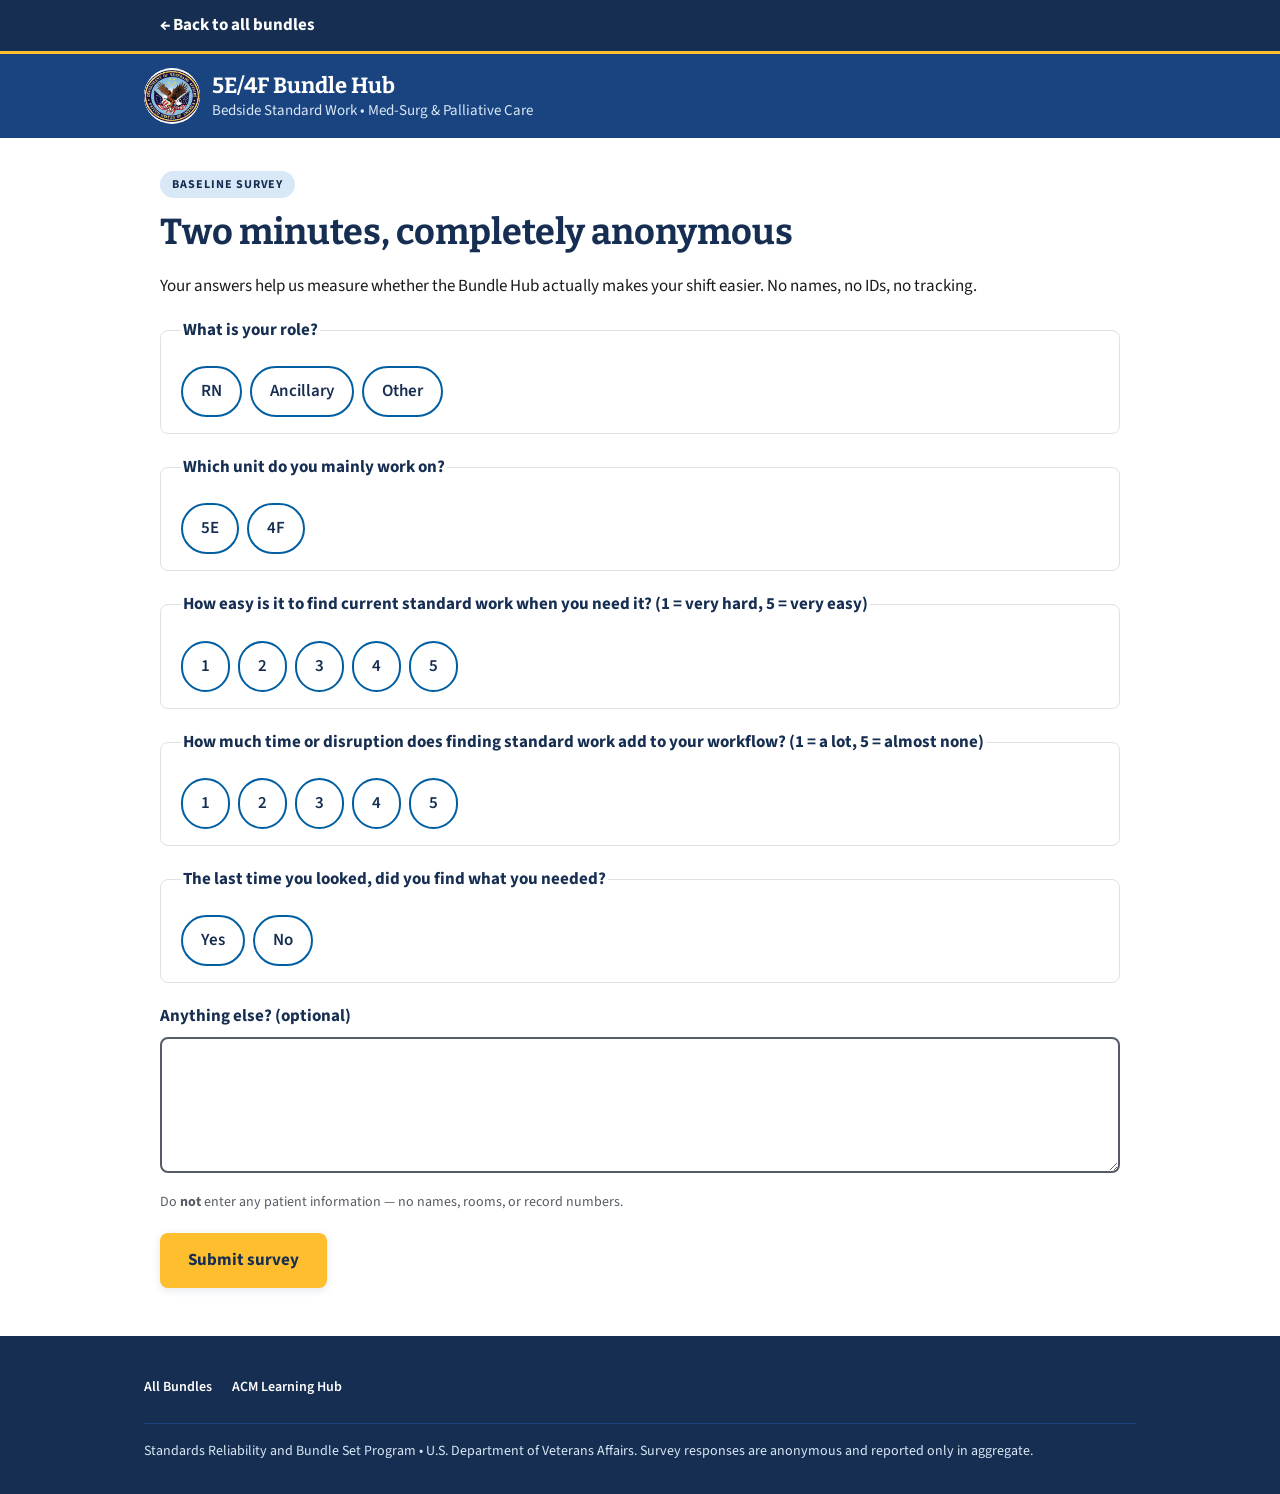
<file: bundles/survey.html>
<!DOCTYPE html>
<html lang="en">
<head>
  <meta charset="UTF-8">
  <meta name="viewport" content="width=device-width, initial-scale=1">
  <meta name="description" content="Anonymous staff survey for the 5E/4F Bundle Hub pilot — ease of access and workflow burden.">
  <title>Staff Survey | 5E/4F Bundle Hub</title>
  <link rel="preconnect" href="https://fonts.googleapis.com">
  <link rel="preconnect" href="https://fonts.gstatic.com" crossorigin>
  <link href="https://fonts.googleapis.com/css2?family=Bitter:wght@400;700&family=Source+Sans+3:wght@400;600;700&display=swap" rel="stylesheet">
  <link rel="stylesheet" href="../styles.css">
</head>
<body data-page="survey">
  <a class="skip-link" href="#main-content">Skip to main content</a>

  <div class="sticky-back">
    <a href="index.html">&larr; Back to all bundles</a>
  </div>

  <header class="site-header">
    <div class="header-inner">
      <img class="va-logo" src="../assets/img/va-seal.png" alt="Seal of the U.S. Department of Veterans Affairs" width="56" height="56">
      <p class="site-title">
        5E/4F Bundle Hub
        <span class="subtitle">Bedside Standard Work &bull; Med-Surg &amp; Palliative Care</span>
      </p>
    </div>
  </header>

  <main id="main-content">
    <span class="section-label" id="survey-type-label">Baseline survey</span>
    <h1>Two minutes, completely anonymous</h1>
    <p>Your answers help us measure whether the Bundle Hub actually makes your shift easier. No names, no IDs, no tracking.</p>

    <form id="survey-form" novalidate>
      <input type="hidden" id="survey-type" name="survey_type" value="baseline">

      <fieldset>
        <legend>What is your role?</legend>
        <div class="radio-row">
          <label class="radio-pill"><input type="radio" name="role" value="RN" required><span>RN</span></label>
          <label class="radio-pill"><input type="radio" name="role" value="ancillary"><span>Ancillary</span></label>
          <label class="radio-pill"><input type="radio" name="role" value="other"><span>Other</span></label>
        </div>
      </fieldset>

      <fieldset>
        <legend>Which unit do you mainly work on?</legend>
        <div class="radio-row">
          <label class="radio-pill"><input type="radio" name="unit" value="5E" required><span>5E</span></label>
          <label class="radio-pill"><input type="radio" name="unit" value="4F"><span>4F</span></label>
        </div>
      </fieldset>

      <fieldset>
        <legend>How easy is it to find current standard work when you need it? (1 = very hard, 5 = very easy)</legend>
        <div class="radio-row">
          <label class="radio-pill"><input type="radio" name="ease" value="1" required><span>1</span></label>
          <label class="radio-pill"><input type="radio" name="ease" value="2"><span>2</span></label>
          <label class="radio-pill"><input type="radio" name="ease" value="3"><span>3</span></label>
          <label class="radio-pill"><input type="radio" name="ease" value="4"><span>4</span></label>
          <label class="radio-pill"><input type="radio" name="ease" value="5"><span>5</span></label>
        </div>
      </fieldset>

      <fieldset>
        <legend>How much time or disruption does finding standard work add to your workflow? (1 = a lot, 5 = almost none)</legend>
        <div class="radio-row">
          <label class="radio-pill"><input type="radio" name="burden" value="1" required><span>1</span></label>
          <label class="radio-pill"><input type="radio" name="burden" value="2"><span>2</span></label>
          <label class="radio-pill"><input type="radio" name="burden" value="3"><span>3</span></label>
          <label class="radio-pill"><input type="radio" name="burden" value="4"><span>4</span></label>
          <label class="radio-pill"><input type="radio" name="burden" value="5"><span>5</span></label>
        </div>
      </fieldset>

      <fieldset>
        <legend>The last time you looked, did you find what you needed?</legend>
        <div class="radio-row">
          <label class="radio-pill"><input type="radio" name="found" value="yes" required><span>Yes</span></label>
          <label class="radio-pill"><input type="radio" name="found" value="no"><span>No</span></label>
        </div>
      </fieldset>

      <div class="form-field">
        <label for="sv-comment">Anything else? (optional)</label>
        <textarea id="sv-comment" name="comment" rows="4" maxlength="1000" aria-describedby="sv-note"></textarea>
        <p class="fb-note" id="sv-note">Do <strong>not</strong> enter any patient information — no names, rooms, or record numbers.</p>
        <p class="error-msg" id="sv-phi-warn" hidden>Your comment looks like it may contain patient information. Please remove it before submitting.</p>
      </div>

      <button type="submit" class="btn btn-primary">Submit survey</button>
    </form>

    <div id="survey-done" class="status-panel" tabindex="-1" hidden>
      <span class="big-icon" aria-hidden="true">&#9989;</span>
      <h2>Thank you!</h2>
      <p>Your anonymous response was recorded. It directly shapes how the Bundle Hub improves.</p>
      <p><a class="btn btn-secondary" href="index.html">Back to all bundles</a></p>
    </div>
  </main>

  <footer class="site-footer">
    <div class="footer-inner">
      <ul class="footer-nav">
        <li><a href="index.html">All Bundles</a></li>
        <li><a href="../index.html">ACM Learning Hub</a></li>
      </ul>
      <p class="fine-print">Standards Reliability and Bundle Set Program &bull; U.S. Department of Veterans Affairs. Survey responses are anonymous and reported only in aggregate.</p>
    </div>
  </footer>

  <script src="../assets/app.js"></script>
</body>
</html>
</file>
<file: styles.css>
/* ==========================================================================
   ACM Learning Hub — Shared Stylesheet
   Colors: official VA.gov Design System tokens (design.va.gov/foundation/color-palette)
   Mobile-first, WCAG 2.1 AA contrast
   ========================================================================== */

:root {
  /* VA.gov Design System color tokens */
  --va-primary: #005ea2;          /* vads-color-primary */
  --va-primary-dark: #1a4480;     /* vads-color-primary-dark */
  --va-primary-darker: #162e51;   /* vads-color-primary-darker */
  --va-primary-lighter: #d9e8f6;  /* vads-color-primary-lighter */
  --va-primary-alt-lightest: #e1f3f8;
  --va-secondary: #d83933;        /* vads-color-secondary */
  --va-secondary-dark: #b50909;   /* vads-color-secondary-dark */
  --va-gold: #ffbe2e;             /* vads-color-warning / VA gold */
  --va-gold-lightest: #fef0c8;
  --va-base: #1b1b1b;             /* vads-color-base (ink) */
  --va-base-dark: #565c65;
  --va-gray-lightest: #f0f0f0;
  --va-gray-lighter: #dfe1e2;
  --va-link: #005ea2;             /* vads-color-link */
  --va-link-active: #0b4778;
  --va-success-dark: #008817;
  --va-white: #ffffff;

  --radius: 8px;
  --shadow: 0 2px 8px rgba(22, 46, 81, 0.12);
  --shadow-lg: 0 6px 20px rgba(22, 46, 81, 0.18);
  --max-width: 62rem;
}

* { box-sizing: border-box; }

html { -webkit-text-size-adjust: 100%; scroll-behavior: smooth; }

body {
  margin: 0;
  font-family: "Source Sans 3", "Source Sans Pro", "Helvetica Neue", Helvetica, Arial, sans-serif;
  font-size: 1.0625rem;
  line-height: 1.6;
  color: var(--va-base);
  background: var(--va-white);
}

h1, h2, h3 {
  font-family: "Bitter", Georgia, "Times New Roman", serif;
  line-height: 1.25;
  color: var(--va-primary-darker);
  margin: 0 0 0.5em;
}

h1 { font-size: 1.75rem; }
h2 { font-size: 1.375rem; }
h3 { font-size: 1.125rem; }

@media (min-width: 640px) {
  h1 { font-size: 2.25rem; }
  h2 { font-size: 1.625rem; }
}

p { margin: 0 0 1rem; }

a { color: var(--va-link); }
a:hover, a:focus { color: var(--va-link-active); }

/* Visible focus for keyboard users (ADA) */
a:focus-visible, button:focus-visible, .btn:focus-visible {
  outline: 3px solid var(--va-gold);
  outline-offset: 2px;
}

/* Skip link */
.skip-link {
  position: absolute;
  left: -9999px;
  top: 0;
  background: var(--va-gold);
  color: var(--va-base);
  padding: 0.75rem 1.25rem;
  z-index: 100;
  font-weight: 700;
  text-decoration: none;
}
.skip-link:focus { left: 0; }

/* --------------------------------------------------------------------------
   Official government banner
   -------------------------------------------------------------------------- */
.gov-banner {
  background: var(--va-primary-darker);
  color: var(--va-white);
  font-size: 0.75rem;
  padding: 0.375rem 1rem;
  text-align: center;
}
.gov-banner .flag {
  display: inline-block;
  vertical-align: -2px;
  margin-right: 0.375rem;
}

/* --------------------------------------------------------------------------
   Header
   -------------------------------------------------------------------------- */
.site-header {
  background: var(--va-primary-dark);
  color: var(--va-white);
  padding: 0.875rem 1rem;
}

.header-inner {
  max-width: var(--max-width);
  margin: 0 auto;
  display: flex;
  align-items: center;
  gap: 0.75rem;
}

.va-logo {
  flex-shrink: 0;
  display: block;
  height: 44px;
  width: 44px;
  border-radius: 50%;
  background: var(--va-white);
}
img.va-logo { object-fit: contain; }

.site-title {
  font-family: "Bitter", Georgia, serif;
  font-weight: 700;
  color: var(--va-white);
  font-size: 1.0625rem;
  line-height: 1.3;
  margin: 0;
}
.site-title .subtitle {
  display: block;
  font-family: "Source Sans 3", "Source Sans Pro", Helvetica, Arial, sans-serif;
  font-weight: 400;
  font-size: 0.8125rem;
  color: var(--va-primary-lighter);
}

@media (min-width: 640px) {
  .va-logo { height: 56px; width: 56px; }
  .site-title { font-size: 1.375rem; }
  .site-title .subtitle { font-size: 0.9375rem; }
}

/* --------------------------------------------------------------------------
   Navigation
   -------------------------------------------------------------------------- */
.site-nav {
  background: var(--va-primary-darker);
  border-bottom: 4px solid var(--va-gold);
}
.site-nav ul {
  max-width: var(--max-width);
  margin: 0 auto;
  padding: 0;
  list-style: none;
  display: flex;
}
.site-nav li { flex: 1; }
.site-nav a {
  display: block;
  text-align: center;
  color: var(--va-white);
  text-decoration: none;
  font-weight: 600;
  font-size: 0.9375rem;
  padding: 0.875rem 0.5rem; /* ≥44px touch target */
}
.site-nav a:hover { background: var(--va-primary); color: var(--va-white); }
.site-nav a[aria-current="page"] {
  background: var(--va-primary);
  box-shadow: inset 0 -4px 0 var(--va-gold);
  color: var(--va-white);
}

/* --------------------------------------------------------------------------
   Hero
   -------------------------------------------------------------------------- */
.hero {
  background: linear-gradient(135deg, var(--va-primary-darker) 0%, var(--va-primary-dark) 60%, var(--va-primary) 100%);
  color: var(--va-white);
  padding: 2.25rem 1rem 2.5rem;
  text-align: center;
}
.hero h1 { color: var(--va-white); margin-bottom: 0.375rem; }
.hero p {
  max-width: 34rem;
  margin: 0 auto 1.5rem;
  color: var(--va-primary-lighter);
  font-size: 1.0625rem;
}
.hero .btn-primary { font-size: 1.125rem; }

@media (min-width: 640px) {
  .hero { padding: 3.5rem 1rem 3.75rem; }
}

/* --------------------------------------------------------------------------
   Buttons
   -------------------------------------------------------------------------- */
.btn {
  display: inline-block;
  text-decoration: none;
  font-weight: 700;
  border-radius: var(--radius);
  padding: 0.875rem 1.75rem;   /* ≥44px touch target */
  min-height: 44px;
  text-align: center;
}
.btn-primary {
  background: var(--va-gold);
  color: var(--va-primary-darker);
  box-shadow: var(--shadow);
}
.btn-primary:hover { background: #e5a000; color: var(--va-primary-darker); }
.btn-secondary {
  background: var(--va-primary);
  color: var(--va-white);
}
.btn-secondary:hover { background: var(--va-primary-dark); color: var(--va-white); }

/* --------------------------------------------------------------------------
   Main content & cards
   -------------------------------------------------------------------------- */
main {
  max-width: var(--max-width);
  margin: 0 auto;
  padding: 2rem 1rem 3rem;
}

.section-label {
  display: inline-block;
  background: var(--va-primary-lighter);
  color: var(--va-primary-darker);
  font-size: 0.75rem;
  font-weight: 700;
  letter-spacing: 0.08em;
  text-transform: uppercase;
  padding: 0.25rem 0.75rem;
  border-radius: 999px;
  margin-bottom: 0.75rem;
}

.card-grid {
  display: grid;
  gap: 1rem;
  grid-template-columns: 1fr;
  margin: 1.25rem 0 2rem;
}
@media (min-width: 640px) {
  .card-grid { grid-template-columns: repeat(2, 1fr); gap: 1.25rem; }
}
@media (min-width: 900px) {
  .card-grid.three { grid-template-columns: repeat(3, 1fr); }
}

.card {
  display: block;
  background: var(--va-white);
  border: 1px solid var(--va-gray-lighter);
  border-top: 6px solid var(--va-primary);
  border-radius: var(--radius);
  padding: 1.25rem;
  text-decoration: none;
  color: var(--va-base);
  box-shadow: var(--shadow);
  transition: transform 0.15s ease, box-shadow 0.15s ease;
}
.card:hover, .card:focus {
  transform: translateY(-3px);
  box-shadow: var(--shadow-lg);
  color: var(--va-base);
}
.card.accent-gold { border-top-color: var(--va-gold); }
.card.accent-red { border-top-color: var(--va-secondary); }
.card h3 { margin-bottom: 0.375rem; }
.card p { margin: 0; font-size: 0.9375rem; color: var(--va-base-dark); }
.card .cta {
  display: inline-block;
  margin-top: 0.75rem;
  font-weight: 700;
  color: var(--va-link);
}
.card:hover .cta { text-decoration: underline; color: var(--va-link-active); }

.card .icon {
  display: inline-flex;
  align-items: center;
  justify-content: center;
  width: 44px;
  height: 44px;
  border-radius: 50%;
  background: var(--va-primary-lighter);
  margin-bottom: 0.75rem;
  font-size: 1.375rem;
}

/* --------------------------------------------------------------------------
   Steps (numbered process)
   -------------------------------------------------------------------------- */
.steps { list-style: none; padding: 0; margin: 1.25rem 0 2rem; counter-reset: step; }
.steps li {
  position: relative;
  padding: 0 0 1.5rem 3.25rem;
  counter-increment: step;
  border-left: 3px solid var(--va-primary-lighter);
  margin-left: 1.125rem;
}
.steps li:last-child { border-left-color: transparent; padding-bottom: 0; }
.steps li::before {
  content: counter(step);
  position: absolute;
  left: -1.25rem;
  top: -0.125rem;
  width: 2.375rem;
  height: 2.375rem;
  border-radius: 50%;
  background: var(--va-primary);
  color: var(--va-white);
  font-weight: 700;
  display: flex;
  align-items: center;
  justify-content: center;
}
.steps h3 { margin-bottom: 0.25rem; }
.steps p { margin: 0; color: var(--va-base-dark); font-size: 0.9688rem; }

/* --------------------------------------------------------------------------
   Alert / info boxes
   -------------------------------------------------------------------------- */
.alert {
  border-radius: var(--radius);
  padding: 1rem 1.25rem;
  margin: 1.25rem 0;
  border-left: 6px solid;
}
.alert-info { background: var(--va-primary-alt-lightest); border-color: var(--va-primary); }
.alert-warning { background: var(--va-gold-lightest); border-color: var(--va-gold); }
.alert strong { color: var(--va-primary-darker); }

/* --------------------------------------------------------------------------
   FAQ accordions
   -------------------------------------------------------------------------- */
details {
  border: 1px solid var(--va-gray-lighter);
  border-radius: var(--radius);
  margin-bottom: 0.75rem;
  background: var(--va-white);
  box-shadow: var(--shadow);
}
summary {
  cursor: pointer;
  font-weight: 700;
  color: var(--va-primary-darker);
  padding: 1rem 1.25rem; /* ≥44px touch target */
  list-style-position: inside;
}
summary:hover { background: var(--va-gray-lightest); border-radius: var(--radius); }
details[open] summary { border-bottom: 1px solid var(--va-gray-lighter); }
details .answer { padding: 1rem 1.25rem; }
details .answer p:last-child { margin-bottom: 0; }

/* --------------------------------------------------------------------------
   Contact strip
   -------------------------------------------------------------------------- */
.contact-strip {
  background: var(--va-gray-lightest);
  border-radius: var(--radius);
  padding: 1.25rem;
  margin-top: 2rem;
}
.contact-strip h2 { margin-bottom: 0.5rem; }
.contact-strip p { margin-bottom: 0.375rem; }

/* --------------------------------------------------------------------------
   Footer
   -------------------------------------------------------------------------- */
.site-footer {
  background: var(--va-primary-darker);
  color: var(--va-primary-lighter);
  padding: 2rem 1rem;
  font-size: 0.875rem;
}
.footer-inner { max-width: var(--max-width); margin: 0 auto; }
.footer-nav { list-style: none; padding: 0; margin: 0 0 1rem; display: flex; flex-wrap: wrap; gap: 1.25rem; }
.footer-nav a { color: var(--va-white); text-decoration: none; font-weight: 600; padding: 0.5rem 0; display: inline-block; }
.footer-nav a:hover { text-decoration: underline; color: var(--va-white); }
.site-footer .fine-print { border-top: 1px solid var(--va-primary-dark); padding-top: 1rem; margin: 0; }

/* Reduced motion */
@media (prefers-reduced-motion: reduce) {
  html { scroll-behavior: auto; }
  .card { transition: none; }
  .card:hover, .card:focus { transform: none; }
}

/* Print */
@media print {
  .gov-banner, .site-nav, .site-footer { display: none; }
  body { color: #000; }
}

/* ==========================================================================
   Bundle Hub (5E/4F bedside standard-work app)
   ========================================================================== */

/* Unit filter */
.filter-bar {
  display: flex;
  gap: 0.5rem;
  flex-wrap: wrap;
  margin: 1rem 0 1.5rem;
}
.filter-btn {
  font: inherit;
  font-weight: 700;
  padding: 0.625rem 1.25rem;
  min-height: 44px;
  border-radius: 999px;
  border: 2px solid var(--va-primary);
  background: var(--va-white);
  color: var(--va-primary);
  cursor: pointer;
}
.filter-btn[aria-pressed="true"] {
  background: var(--va-primary);
  color: var(--va-white);
}
.filter-btn:hover { border-color: var(--va-primary-dark); }

/* Bundle cards */
.bundle-card .phrase {
  display: block;
  font-family: "Bitter", Georgia, serif;
  font-weight: 700;
  color: var(--va-primary);
  font-size: 1.0625rem;
  margin: 0.25rem 0 0.375rem;
}
.bundle-card .units-tag {
  display: inline-block;
  font-size: 0.75rem;
  font-weight: 700;
  letter-spacing: 0.05em;
  color: var(--va-primary-darker);
  background: var(--va-primary-lighter);
  border-radius: 999px;
  padding: 0.125rem 0.625rem;
  margin-bottom: 0.5rem;
}

/* Staff phrase banner on bundle page */
.phrase-banner {
  background: var(--va-primary-lighter);
  border-left: 6px solid var(--va-primary);
  border-radius: var(--radius);
  padding: 1rem 1.25rem;
  margin: 0 0 1.5rem;
}
.phrase-banner .phrase-text {
  font-family: "Bitter", Georgia, serif;
  font-size: 1.375rem;
  font-weight: 700;
  color: var(--va-primary-darker);
  margin: 0;
}
.phrase-banner .goal { margin: 0.375rem 0 0; color: var(--va-base-dark); font-size: 0.9375rem; }

/* Seven-part sections */
.bundle-section {
  background: var(--va-white);
  border: 1px solid var(--va-gray-lighter);
  border-radius: var(--radius);
  box-shadow: var(--shadow);
  padding: 1.125rem 1.25rem;
  margin-bottom: 1rem;
}
.bundle-section h2 {
  font-size: 1.0625rem;
  display: flex;
  align-items: center;
  gap: 0.5rem;
  margin-bottom: 0.5rem;
}
.bundle-section h2 .sec-icon {
  display: inline-flex;
  align-items: center;
  justify-content: center;
  width: 32px; height: 32px;
  border-radius: 50%;
  background: var(--va-primary-lighter);
  font-size: 1rem;
  flex-shrink: 0;
}
.bundle-section p { margin: 0; font-size: 1.0625rem; }
.bundle-section.escalation {
  border-left: 6px solid var(--va-secondary-dark);
  background: #fdf4f4;
}
.bundle-section.escalation h2 { color: var(--va-secondary-dark); }
.bundle-section.escalation h2 .sec-icon { background: #f8dfe2; }

/* Sticky back bar */
.sticky-back {
  position: sticky;
  top: 0;
  z-index: 50;
  background: var(--va-primary-darker);
  border-bottom: 3px solid var(--va-gold);
}
.sticky-back a {
  display: block;
  max-width: var(--max-width);
  margin: 0 auto;
  color: var(--va-white);
  font-weight: 700;
  text-decoration: none;
  padding: 0.75rem 1rem; /* ≥44px */
}
.sticky-back a:hover { text-decoration: underline; color: var(--va-white); }

/* Feedback (Was this helpful?) */
.feedback-box {
  background: var(--va-gray-lightest);
  border-radius: var(--radius);
  padding: 1.25rem;
  margin: 1.5rem 0;
}
.feedback-box h2 { font-size: 1.125rem; }
.fb-buttons { display: flex; gap: 0.75rem; margin: 0.75rem 0; }
.fb-btn {
  font: inherit;
  font-weight: 700;
  min-height: 48px;
  padding: 0.625rem 1.5rem;
  border-radius: var(--radius);
  border: 2px solid var(--va-primary);
  background: var(--va-white);
  color: var(--va-primary-darker);
  cursor: pointer;
}
.fb-btn:hover { background: var(--va-primary-lighter); }
.fb-btn[aria-pressed="true"] { background: var(--va-primary); color: var(--va-white); }
.fb-note { font-size: 0.875rem; color: var(--va-base-dark); margin: 0.5rem 0 0; }

/* Forms */
.form-field { margin-bottom: 1.25rem; }
.form-field label, fieldset legend {
  display: block;
  font-weight: 700;
  color: var(--va-primary-darker);
  margin-bottom: 0.375rem;
}
fieldset {
  border: 1px solid var(--va-gray-lighter);
  border-radius: var(--radius);
  padding: 1rem 1.25rem;
  margin: 0 0 1.25rem;
}
.radio-row { display: flex; flex-wrap: wrap; gap: 0.5rem; }
.radio-pill { position: relative; }
.radio-pill input {
  position: absolute;
  opacity: 0;
  width: 100%; height: 100%;
  margin: 0;
  cursor: pointer;
}
.radio-pill span {
  display: inline-block;
  padding: 0.625rem 1.125rem;
  min-height: 44px;
  border-radius: 999px;
  border: 2px solid var(--va-primary);
  color: var(--va-primary-darker);
  font-weight: 600;
  background: var(--va-white);
}
.radio-pill input:checked + span { background: var(--va-primary); color: var(--va-white); }
.radio-pill input:focus-visible + span { outline: 3px solid var(--va-gold); outline-offset: 2px; }

textarea, select {
  font: inherit;
  width: 100%;
  border: 2px solid var(--va-base-dark);
  border-radius: var(--radius);
  padding: 0.75rem;
  color: var(--va-base);
}
textarea:focus, select:focus { outline: 3px solid var(--va-gold); outline-offset: 1px; }

button.btn { border: 0; cursor: pointer; font: inherit; font-weight: 700; }

.error-msg { color: var(--va-secondary-dark); font-weight: 700; margin-top: 0.375rem; }

/* Status / thank-you */
.status-panel {
  text-align: center;
  padding: 3rem 1rem;
}
.status-panel .big-icon { font-size: 3rem; display: block; margin-bottom: 0.75rem; }

[hidden] { display: none !important; }
</file>
